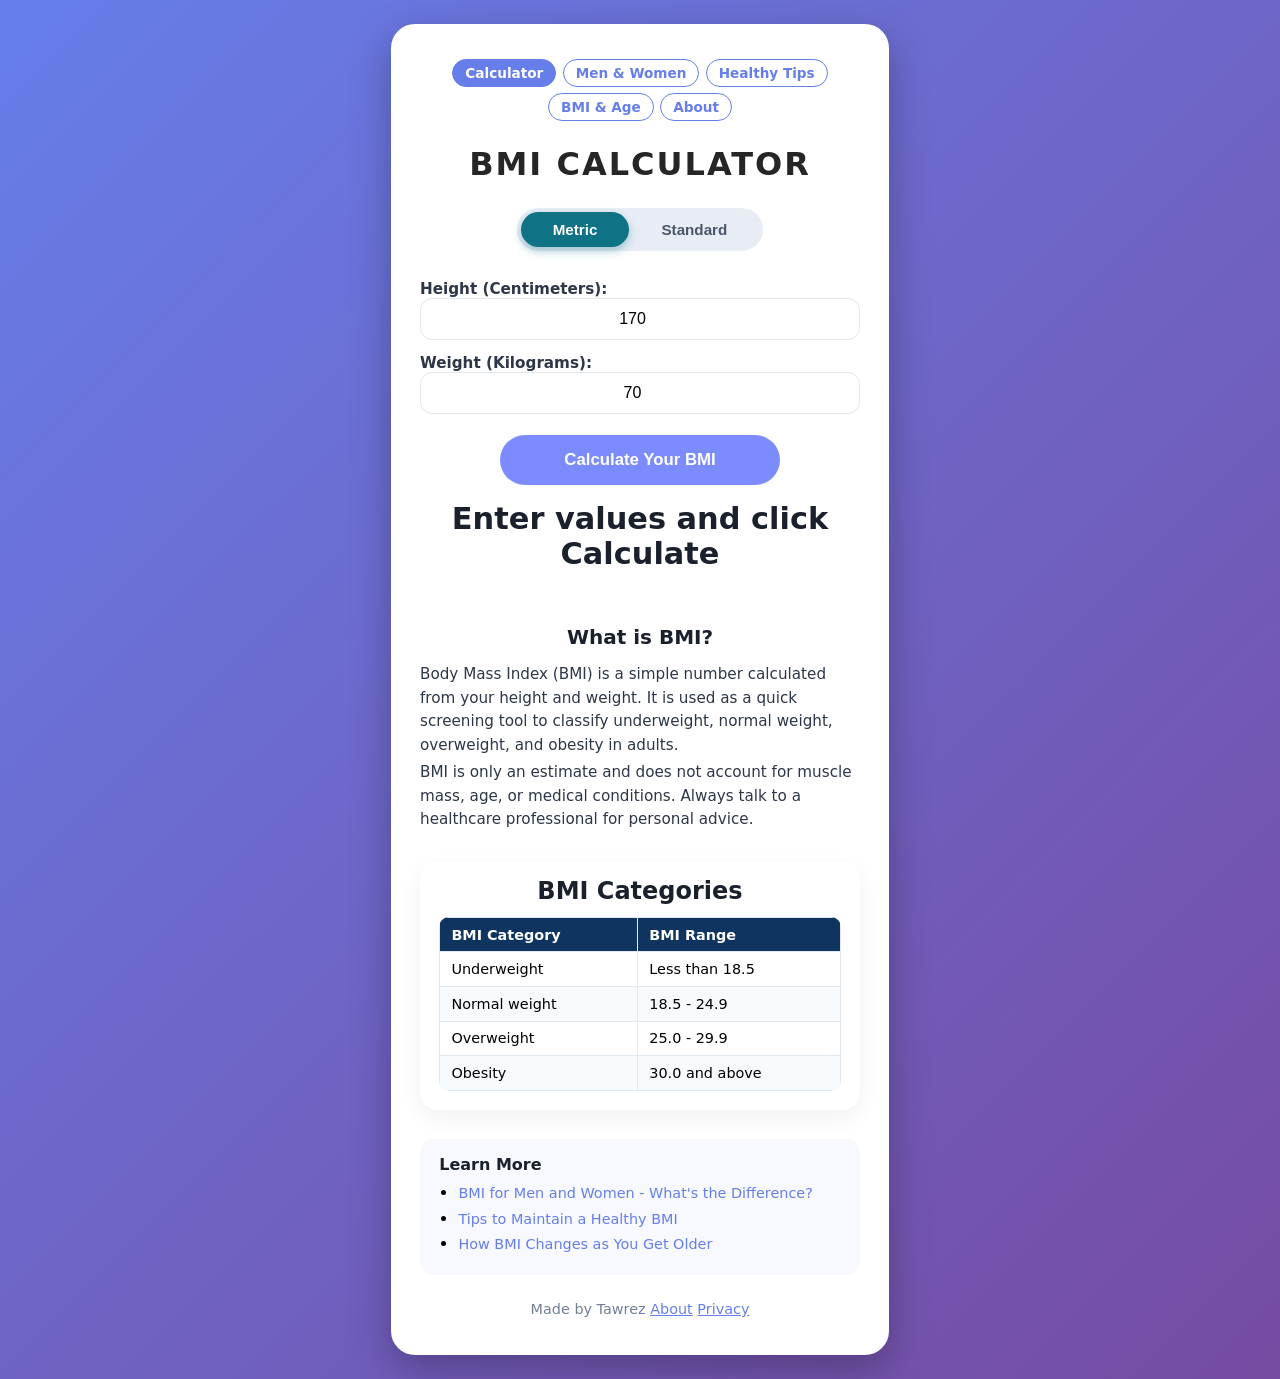
<file: index.html>
<!DOCTYPE html>
<html lang="en">
<head>
  <meta charset="UTF-8" />
  <meta name="viewport" content="width=device-width, initial-scale=1.0" />
  <title>BMI Calculator - Free Online Tool</title>
  <link rel="stylesheet" href="style.css" />
</head>
<body>
  <div class="container">

    <!-- Navigation -->
    <nav class="site-nav">
      <a href="index.html" class="nav-active">Calculator</a>
      <a href="bmi-men-women.html">Men &amp; Women</a>
      <a href="healthy-bmi-tips.html">Healthy Tips</a>
      <a href="bmi-age-guide.html">BMI &amp; Age</a>
      <a href="about.html">About</a>
    </nav>

    <h1>BMI CALCULATOR</h1>

    <!-- Unit toggle tabs -->
    <div class="unit-tabs">
      <button class="unit-tab active" id="tab-metric" type="button" onclick="setUnit('metric')">
        Metric
      </button>
      <button class="unit-tab" id="tab-standard" type="button" onclick="setUnit('standard')">
        Standard
      </button>
    </div>

    <!-- Metric inputs (cm, kg) -->
    <div class="input-group" id="metric-inputs">
      <label>
        Height (Centimeters):
        <input type="number" id="heightCm" value="170" min="50" max="250" />
      </label>
      <label>
        Weight (Kilograms):
        <input type="number" id="weightKg" value="70" min="20" max="300" step="0.1" />
      </label>
    </div>

    <!-- Standard inputs (ft/in, lb) -->
    <div class="input-group" id="standard-inputs" style="display: none;">
      <label>
        Height
        <div class="row">
          <input type="number" id="heightFt" value="5" min="1" max="8" placeholder="Feet" />
          <input type="number" id="heightIn" value="7" min="0" max="11" placeholder="Inches" />
        </div>
      </label>
      <label>
        Weight (Pounds):
        <input type="number" id="weightLb" value="150" min="50" max="700" step="0.1" />
      </label>
    </div>

    <button class="primary-btn" onclick="calculateBMI()">
      Calculate Your BMI
    </button>

    <div id="result" class="result">Enter values and click Calculate</div>
    <div id="category"></div>

    <div class="info">
      <h2>What is BMI?</h2>
      <p>
        Body Mass Index (BMI) is a simple number calculated from your height
        and weight. It is used as a quick screening tool to classify
        underweight, normal weight, overweight, and obesity in adults.
      </p>
      <p>
        BMI is only an estimate and does not account for muscle mass, age, or
        medical conditions. Always talk to a healthcare professional for
        personal advice.
      </p>
    </div>

    <div class="bmi-table" id="bmi-table">
      <h2>BMI Categories</h2>
      <table>
        <thead>
          <tr>
            <th>BMI Category</th>
            <th>BMI Range</th>
          </tr>
        </thead>
        <tbody>
          <tr id="row-underweight">
            <td>Underweight</td>
            <td>Less than 18.5</td>
          </tr>
          <tr id="row-normal">
            <td>Normal weight</td>
            <td>18.5 - 24.9</td>
          </tr>
          <tr id="row-overweight">
            <td>Overweight</td>
            <td>25.0 - 29.9</td>
          </tr>
          <tr id="row-obese">
            <td>Obesity</td>
            <td>30.0 and above</td>
          </tr>
        </tbody>
      </table>
    </div>

    <div class="related-links">
      <h3>Learn More</h3>
      <ul>
        <li><a href="bmi-men-women.html">BMI for Men and Women - What's the Difference?</a></li>
        <li><a href="healthy-bmi-tips.html">Tips to Maintain a Healthy BMI</a></li>
        <li><a href="bmi-age-guide.html">How BMI Changes as You Get Older</a></li>
      </ul>
    </div>

    <footer>
      <p>
        Made by Tawrez
        <a href="about.html">About</a>
        <a href="privacy.html">Privacy</a>
      </p>
    </footer>
  </div>

  <script src="script.js"></script>
</body>
</html>
</file>
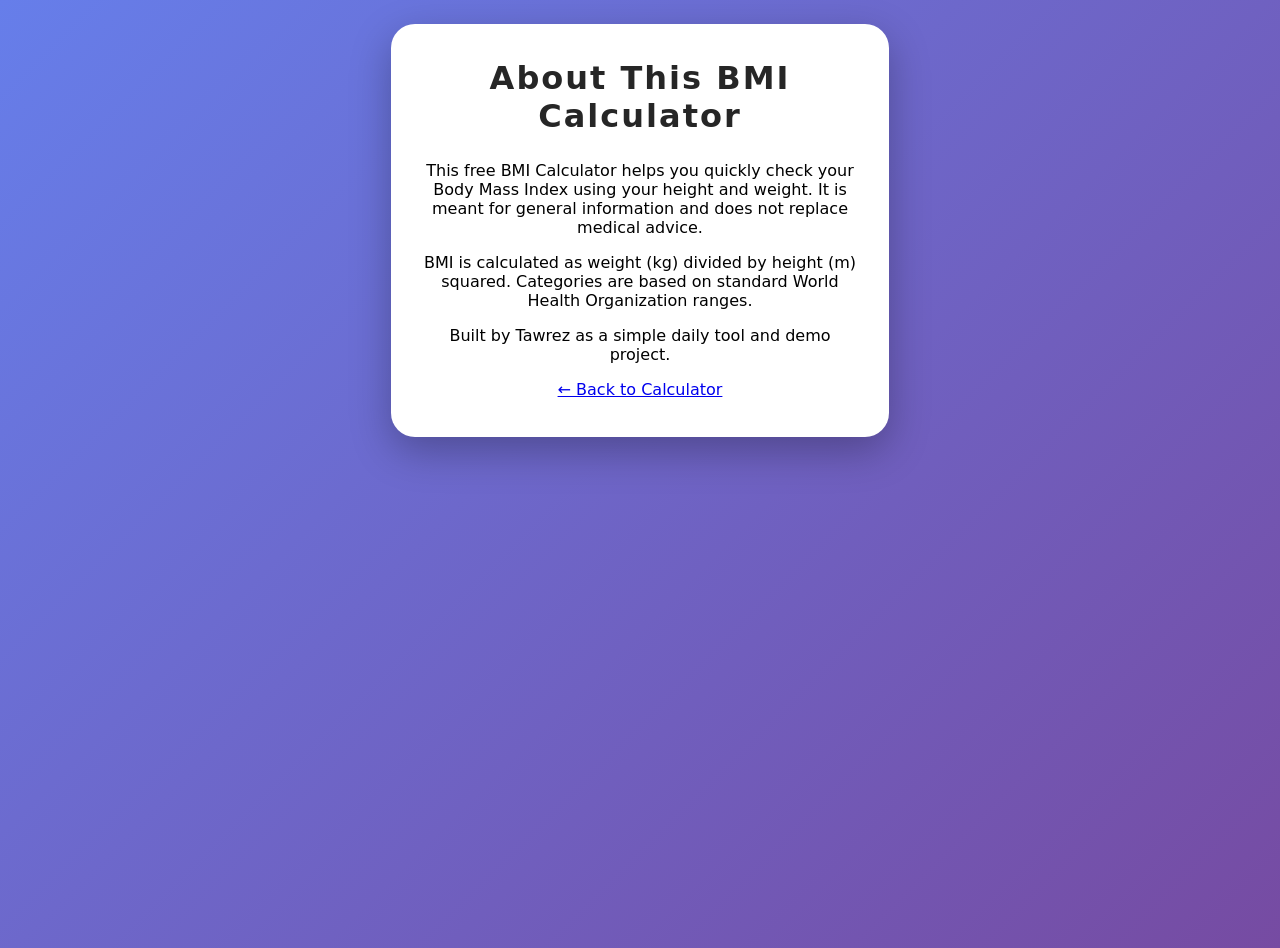
<file: about.html>
<!DOCTYPE html>
<html lang="en">
<head>
  <meta charset="UTF-8">
  <title>About - Free BMI Calculator</title>
  <meta name="viewport" content="width=device-width, initial-scale=1.0">
  <link rel="stylesheet" href="style.css">
</head>
<body>
  <div class="container">
    <h1>About This BMI Calculator</h1>
    <p>
      This free BMI Calculator helps you quickly check your Body Mass Index using your height and weight.
      It is meant for general information and does not replace medical advice.
    </p>
    <p>
      BMI is calculated as weight (kg) divided by height (m) squared. Categories are based on standard
      World Health Organization ranges.
    </p>
    <p>
      Built by Tawrez as a simple daily tool and demo project.
    </p>
    <a href="index.html">← Back to Calculator</a>
  </div>
</body>
</html>
</file>
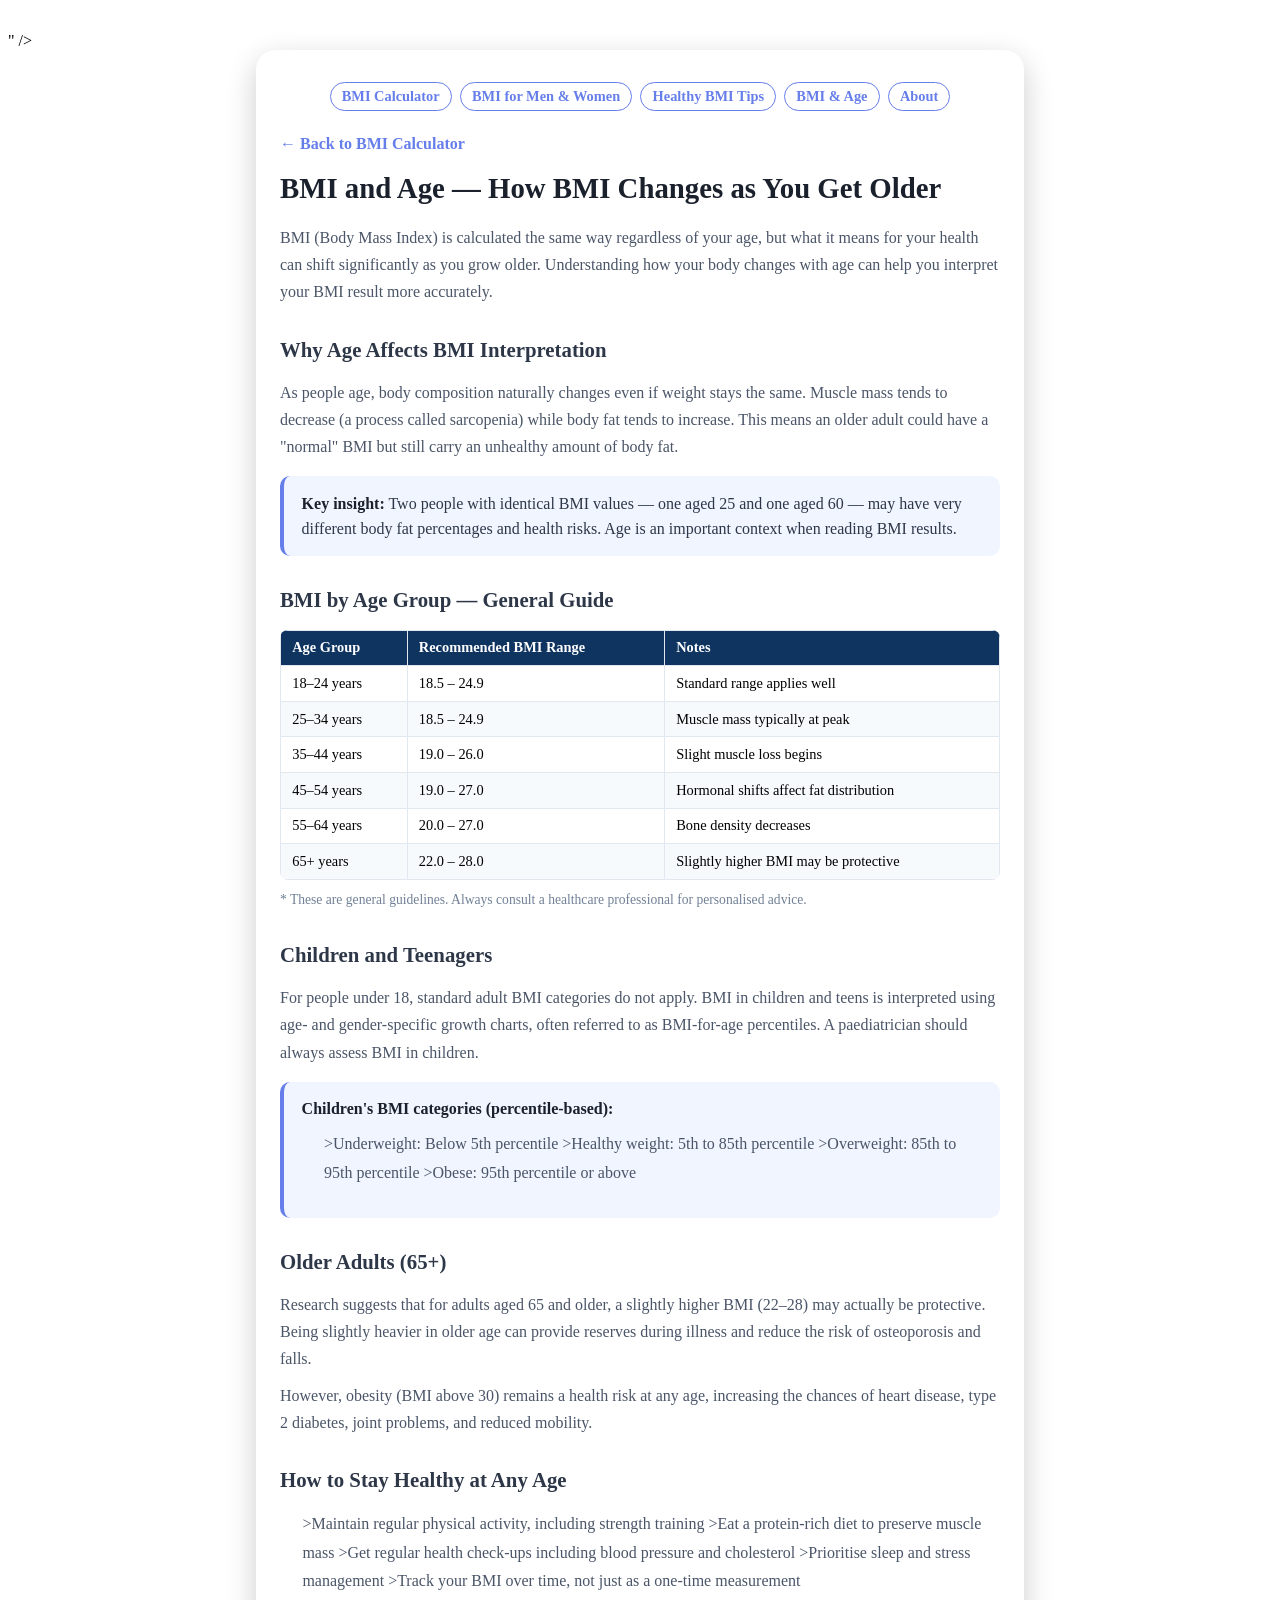
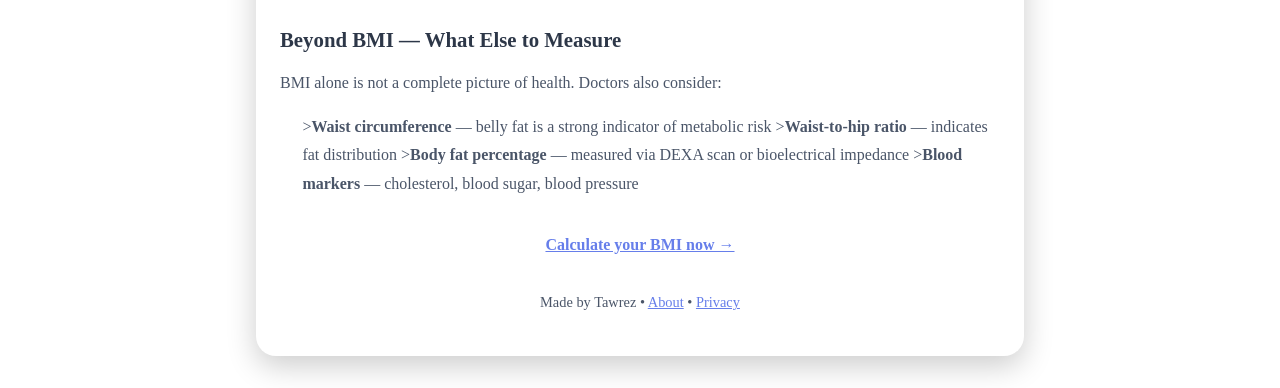
<file: bmi-age-guide.html>
<!DOCTYPE html>
<html lang="en">
<head>
  <meta charset="UTF-8" />
  <meta name="viewport" content="width=device-width, initial-scale=1.0" />
  <title>BMI and Age — How BMI Changes as You Get Older</title>
  " />
  <style>
    body {
      padding: 1.5rem 0;
    }

    .article {
      max-width: 720px;
      margin: 0 auto;
      padding: 2rem 1.5rem;
      background: #fff;
      border-radius: 20px;
      box-shadow: 0 10px 30px rgba(0, 0, 0, 0.2);
      width: 90%;
    }

    .article h1 {
      font-size: 1.8rem;
      color: #1a202c;
      margin-top: 0;
    }

    .article h2 {
      font-size: 1.3rem;
      color: #2d3748;
      margin-top: 2rem;
    }

    .article p {
      color: #4a5568;
      line-height: 1.7;
      margin: 0.6rem 0;
    }

    .article ul {
      color: #4a5568;
      line-height: 1.8;
      padding-left: 1.4rem;
    }

    .info-card {
      background: #f1f5ff;
      border-left: 4px solid #667eea;
      border-radius: 10px;
      padding: 0.9rem 1.1rem;
      margin: 1rem 0;
      color: #2d3748;
      line-height: 1.6;
    }

    .info-card strong {
      color: #1a202c;
    }

    .back-link {
      display: inline-block;
      margin-bottom: 1.2rem;
      color: #667eea;
      text-decoration: none;
      font-weight: 600;
    }

    .back-link:hover {
      text-decoration: underline;
    }

    table {
      width: 100%;
      border-collapse: collapse;
      margin-top: 1rem;
      font-size: 0.9rem;
      border-radius: 8px;
      overflow: hidden;
    }

    th, td {
      border: 1px solid #e2e8f0;
      padding: 0.55rem 0.7rem;
      text-align: left;
    }

    th {
      background: #0f3460;
      color: #fff;
    }

    tr:nth-child(even) td {
      background: #f7fafc;
    }

    nav {
      text-align: center;
      margin-bottom: 1.5rem;
      display: flex;
      flex-wrap: wrap;
      justify-content: center;
      gap: 0.5rem;
    }

    nav a {
      color: #667eea;
      text-decoration: none;
      font-weight: 600;
      font-size: 0.9rem;
      padding: 0.3rem 0.7rem;
      border-radius: 20px;
      border: 1px solid #667eea;
    }

    nav a:hover {
      background: #667eea;
      color: white;
    }

    footer {
      text-align: center;
      margin-top: 2rem;
      font-size: 0.9rem;
      color: #718096;
    }

    footer a {
      color: #667eea;
      text-decoration: underline;
    }

    @media (max-width: 600px) {
      .article {
        padding: 1.5rem 1rem;
      }

      .article h1 {
        font-size: 1.5rem;
      }
    }
  </style>
</head>
<body>
  <div class="article">

    <nav>
      <a href="index.html">BMI Calculator</a>
      <a href="bmi-men-women.html">BMI for Men &amp; Women</a>
      <a href="healthy-bmi-tips.html">Healthy BMI Tips</a>
      <a href="bmi-age-guide.html">BMI &amp; Age</a>
      <a href="about.html">About</a>
    </nav>

    <a class="back-link" href="index.html">← Back to BMI Calculator</a>

    <h1>BMI and Age — How BMI Changes as You Get Older</h1>

    <p>
      BMI (Body Mass Index) is calculated the same way regardless of your age,
      but what it means for your health can shift significantly as you grow
      older. Understanding how your body changes with age can help you
      interpret your BMI result more accurately.
    </p>

    <h2>Why Age Affects BMI Interpretation</h2>
    <p>
      As people age, body composition naturally changes even if weight stays
      the same. Muscle mass tends to decrease (a process called sarcopenia)
      while body fat tends to increase. This means an older adult could have
      a "normal" BMI but still carry an unhealthy amount of body fat.
    </p>

    <div class="info-card">
      <strong>Key insight:</strong> Two people with identical BMI values — one
      aged 25 and one aged 60 — may have very different body fat percentages
      and health risks. Age is an important context when reading BMI results.
    </div>

    <h2>BMI by Age Group — General Guide</h2>

    <table>
      <thead>
        <tr>
          <th>Age Group</th>
          <th>Recommended BMI Range</th>
          <th>Notes</th>
        </tr>
      </thead>
      <tbody>
        <tr>
          <td>18–24 years</td>
          <td>18.5 – 24.9</td>
          <td>Standard range applies well</td>
        </tr>
        <tr>
          <td>25–34 years</td>
          <td>18.5 – 24.9</td>
          <td>Muscle mass typically at peak</td>
        </tr>
        <tr>
          <td>35–44 years</td>
          <td>19.0 – 26.0</td>
          <td>Slight muscle loss begins</td>
        </tr>
        <tr>
          <td>45–54 years</td>
          <td>19.0 – 27.0</td>
          <td>Hormonal shifts affect fat distribution</td>
        </tr>
        <tr>
          <td>55–64 years</td>
          <td>20.0 – 27.0</td>
          <td>Bone density decreases</td>
        </tr>
        <tr>
          <td>65+ years</td>
          <td>22.0 – 28.0</td>
          <td>Slightly higher BMI may be protective</td>
        </tr>
      </tbody>
    </table>

    <p style="font-size: 0.85rem; color: #718096; margin-top: 0.5rem;">
      * These are general guidelines. Always consult a healthcare professional
      for personalised advice.
    </p>

    <h2>Children and Teenagers</h2>
    <p>
      For people under 18, standard adult BMI categories do not apply. BMI
      in children and teens is interpreted using age- and gender-specific
      growth charts, often referred to as BMI-for-age percentiles. A
      paediatrician should always assess BMI in children.
    </p>

    <div class="info-card">
      <strong>Children's BMI categories (percentile-based):</strong>
      <ul style="margin-top: 0.5rem;">
        >Underweight: Below 5th percentile</li>
        >Healthy weight: 5th to 85th percentile</li>
        >Overweight: 85th to 95th percentile</li>
        >Obese: 95th percentile or above</li>
      </ul>
    </div>

    <h2>Older Adults (65+)</h2>
    <p>
      Research suggests that for adults aged 65 and older, a slightly higher
      BMI (22–28) may actually be protective. Being slightly heavier in older
      age can provide reserves during illness and reduce the risk of
      osteoporosis and falls.
    </p>
    <p>
      However, obesity (BMI above 30) remains a health risk at any age,
      increasing the chances of heart disease, type 2 diabetes, joint
      problems, and reduced mobility.
    </p>

    <h2>How to Stay Healthy at Any Age</h2>
    <ul>
      >Maintain regular physical activity, including strength training</li>
      >Eat a protein-rich diet to preserve muscle mass</li>
      >Get regular health check-ups including blood pressure and cholesterol</li>
      >Prioritise sleep and stress management</li>
      >Track your BMI over time, not just as a one-time measurement</li>
    </ul>

    <h2>Beyond BMI — What Else to Measure</h2>
    <p>
      BMI alone is not a complete picture of health. Doctors also consider:
    </p>
    <ul>
      ><strong>Waist circumference</strong> — belly fat is a strong indicator of metabolic risk</li>
      ><strong>Waist-to-hip ratio</strong> — indicates fat distribution</li>
      ><strong>Body fat percentage</strong> — measured via DEXA scan or bioelectrical impedance</li>
      ><strong>Blood markers</strong> — cholesterol, blood sugar, blood pressure</li>
    </ul>

    <p style="margin-top: 2rem; text-align: center;">
      <a href="index.html" style="color: #667eea; font-weight: 600; font-size: 1rem;">
        Calculate your BMI now →
      </a>
    </p>

    <footer>
      <p>Made by Tawrez • <a href="about.html">About</a> • <a href="privacy.html">Privacy</a></p>
    </footer>

  </div>
</body>
</html>
</file>
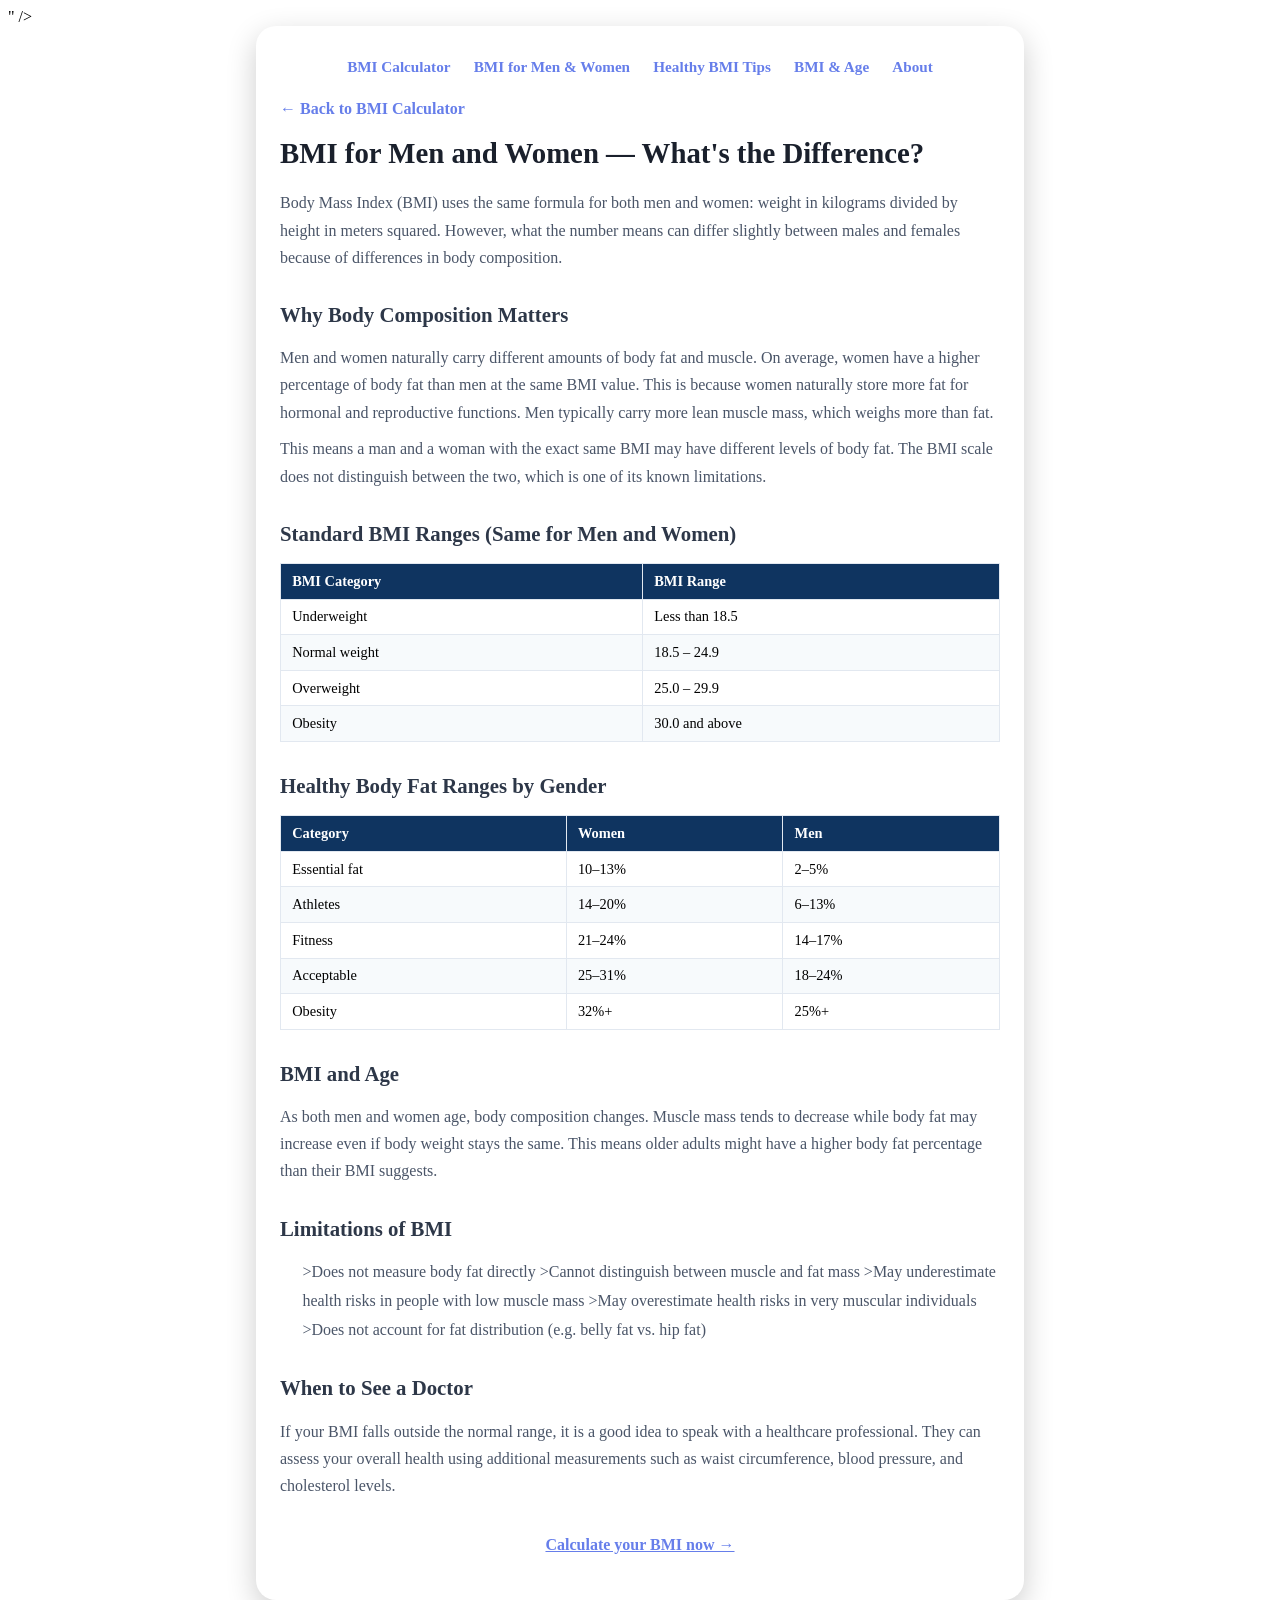
<file: bmi-men-women.html>
<!DOCTYPE html>
<html lang="en">
<head>
  <meta charset="UTF-8" />
  <meta name="viewport" content="width=device-width, initial-scale=1.0" />
  <title>BMI for Men and Women - What's the Difference?</title>
  " />
  <style>
    .article {
      max-width: 720px;
      margin: 0 auto;
      padding: 2rem 1.5rem;
      background: #fff;
      border-radius: 20px;
      box-shadow: 0 10px 30px rgba(0,0,0,0.2);
    }
    .article h1 { font-size: 1.8rem; color: #1a202c; margin-top: 0; }
    .article h2 { font-size: 1.3rem; color: #2d3748; margin-top: 2rem; }
    .article p  { color: #4a5568; line-height: 1.7; margin: 0.6rem 0; }
    .article ul { color: #4a5568; line-height: 1.8; padding-left: 1.4rem; }
    .back-link  { display: inline-block; margin-bottom: 1.2rem; color: #667eea; text-decoration: none; font-weight: 600; }
    .back-link:hover { text-decoration: underline; }
    table { width: 100%; border-collapse: collapse; margin-top: 1rem; font-size: 0.9rem; }
    th, td { border: 1px solid #e2e8f0; padding: 0.55rem 0.7rem; text-align: left; }
    th { background: #0f3460; color: #fff; }
    tr:nth-child(even) td { background: #f7fafc; }
    nav { text-align: center; margin-bottom: 1.5rem; }
    nav a { margin: 0 0.6rem; color: #667eea; text-decoration: none; font-weight: 600; font-size: 0.95rem; }
    nav a:hover { text-decoration: underline; }
  </style>
</head>
<body>
  <div class="article">
    <nav>
      <a href="index.html">BMI Calculator</a>
      <a href="bmi-men-women.html">BMI for Men &amp; Women</a>
      <a href="healthy-bmi-tips.html">Healthy BMI Tips</a>
      <a href="bmi-age-guide.html">BMI &amp; Age</a>
      <a href="about.html">About</a>
    </nav>

    <a class="back-link" href="index.html">← Back to BMI Calculator</a>
    <h1>BMI for Men and Women — What's the Difference?</h1>
    <p>
      Body Mass Index (BMI) uses the same formula for both men and women:
      weight in kilograms divided by height in meters squared. However, what
      the number means can differ slightly between males and females because
      of differences in body composition.
    </p>

    <h2>Why Body Composition Matters</h2>
    <p>
      Men and women naturally carry different amounts of body fat and muscle.
      On average, women have a higher percentage of body fat than men at the
      same BMI value. This is because women naturally store more fat for
      hormonal and reproductive functions. Men typically carry more lean
      muscle mass, which weighs more than fat.
    </p>
    <p>
      This means a man and a woman with the exact same BMI may have different
      levels of body fat. The BMI scale does not distinguish between the two,
      which is one of its known limitations.
    </p>

    <h2>Standard BMI Ranges (Same for Men and Women)</h2>
    <table>
      <thead>
        <tr><th>BMI Category</th><th>BMI Range</th></tr>
      </thead>
      <tbody>
        <tr><td>Underweight</td><td>Less than 18.5</td></tr>
        <tr><td>Normal weight</td><td>18.5 – 24.9</td></tr>
        <tr><td>Overweight</td><td>25.0 – 29.9</td></tr>
        <tr><td>Obesity</td><td>30.0 and above</td></tr>
      </tbody>
    </table>

    <h2>Healthy Body Fat Ranges by Gender</h2>
    <table>
      <thead>
        <tr><th>Category</th><th>Women</th><th>Men</th></tr>
      </thead>
      <tbody>
        <tr><td>Essential fat</td><td>10–13%</td><td>2–5%</td></tr>
        <tr><td>Athletes</td><td>14–20%</td><td>6–13%</td></tr>
        <tr><td>Fitness</td><td>21–24%</td><td>14–17%</td></tr>
        <tr><td>Acceptable</td><td>25–31%</td><td>18–24%</td></tr>
        <tr><td>Obesity</td><td>32%+</td><td>25%+</td></tr>
      </tbody>
    </table>

    <h2>BMI and Age</h2>
    <p>
      As both men and women age, body composition changes. Muscle mass tends
      to decrease while body fat may increase even if body weight stays the
      same. This means older adults might have a higher body fat percentage
      than their BMI suggests.
    </p>

    <h2>Limitations of BMI</h2>
    <ul>
      >Does not measure body fat directly</li>
      >Cannot distinguish between muscle and fat mass</li>
      >May underestimate health risks in people with low muscle mass</li>
      >May overestimate health risks in very muscular individuals</li>
      >Does not account for fat distribution (e.g. belly fat vs. hip fat)</li>
    </ul>

    <h2>When to See a Doctor</h2>
    <p>
      If your BMI falls outside the normal range, it is a good idea to speak
      with a healthcare professional. They can assess your overall health
      using additional measurements such as waist circumference, blood
      pressure, and cholesterol levels.
    </p>

    <p style="margin-top:2rem; text-align:center;">
      <a href="index.html" style="color:#667eea; font-weight:600;">
        Calculate your BMI now →
      </a>
    </p>
  </div>
</body>
</html>
</file>
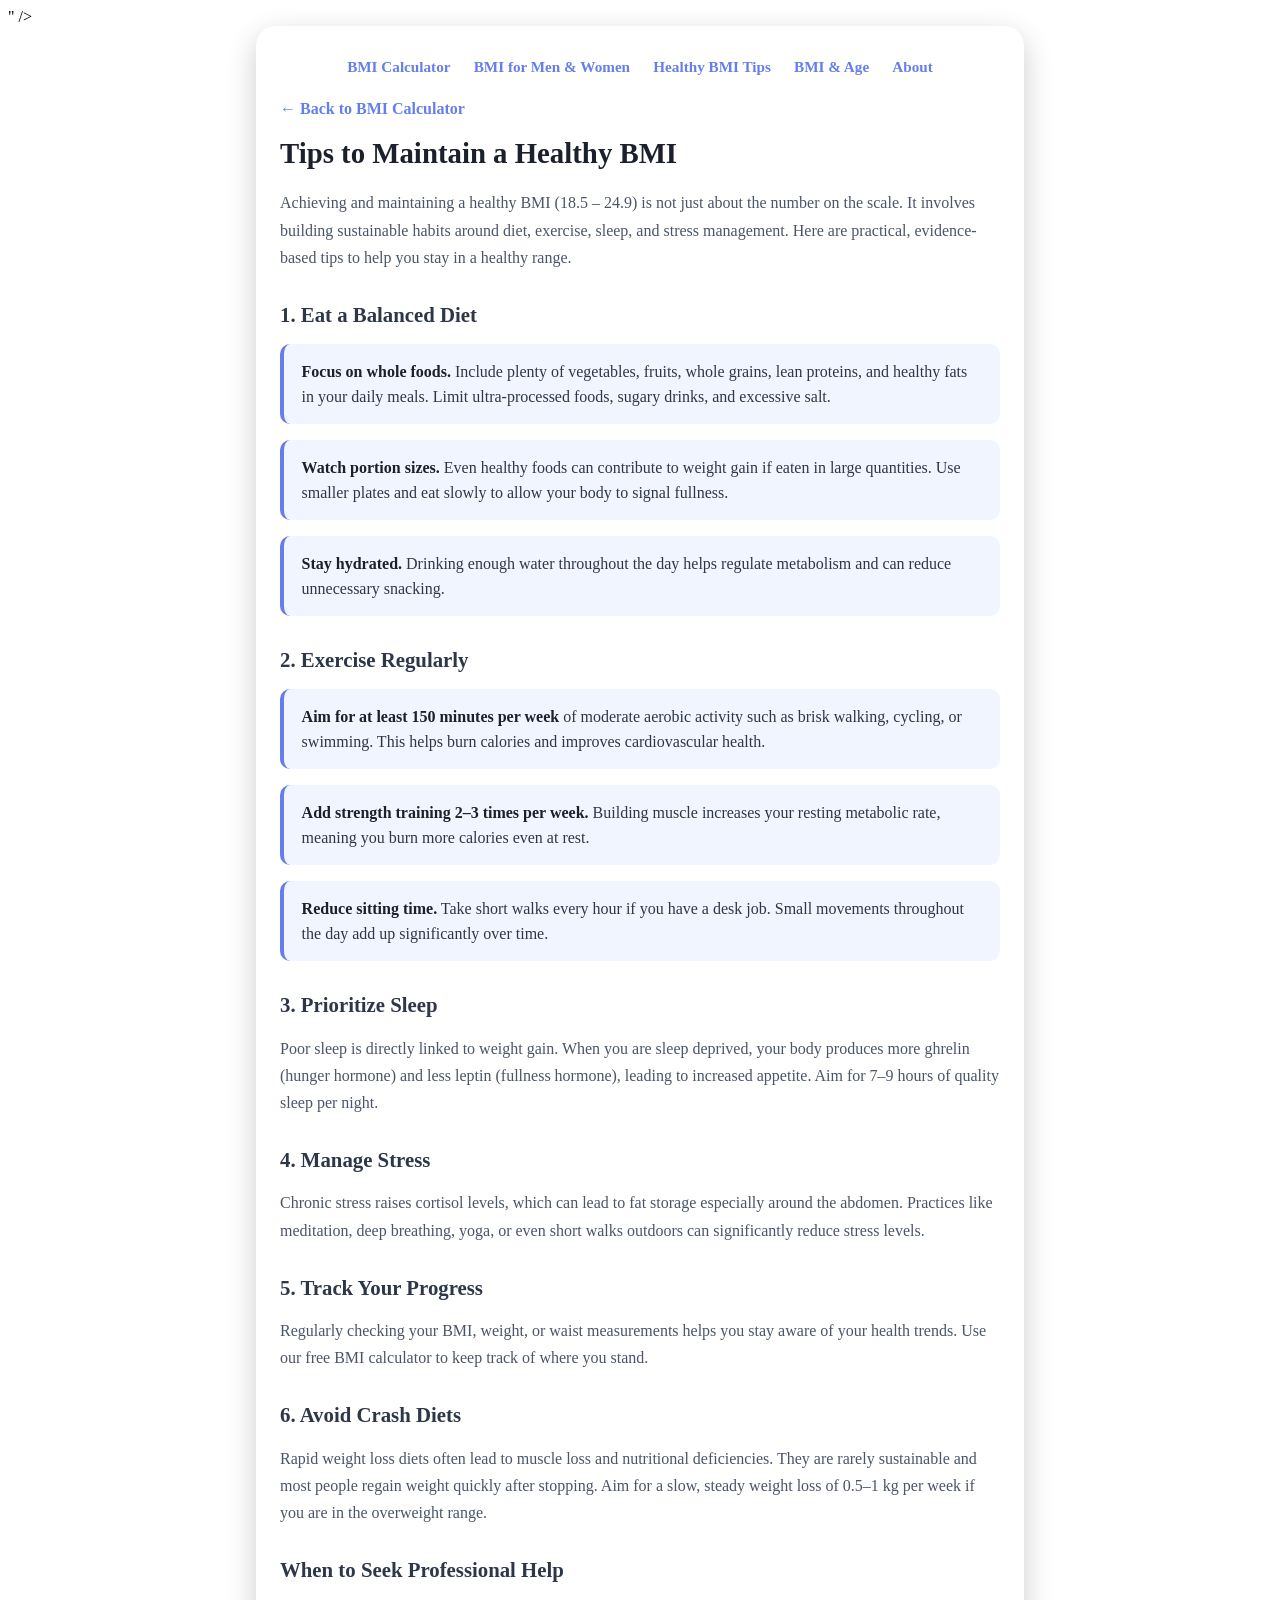
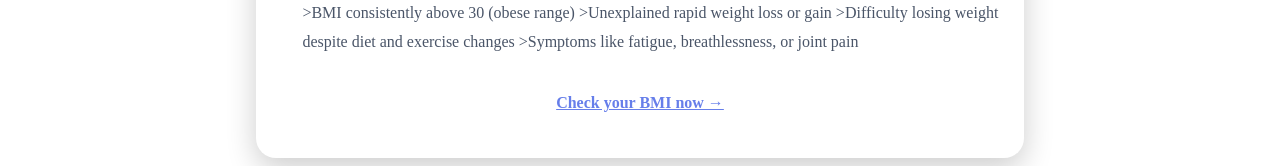
<file: healthy-bmi-tips.html>
<!DOCTYPE html>
<html lang="en">
<head>
  <meta charset="UTF-8" />
  <meta name="viewport" content="width=device-width, initial-scale=1.0" />
  <title>Tips to Maintain a Healthy BMI</title>
  " />
  <style>
    .article {
      max-width: 720px;
      margin: 0 auto;
      padding: 2rem 1.5rem;
      background: #fff;
      border-radius: 20px;
      box-shadow: 0 10px 30px rgba(0,0,0,0.2);
    }
    .article h1 { font-size: 1.8rem; color: #1a202c; margin-top: 0; }
    .article h2 { font-size: 1.3rem; color: #2d3748; margin-top: 2rem; }
    .article p  { color: #4a5568; line-height: 1.7; margin: 0.6rem 0; }
    .article ul { color: #4a5568; line-height: 1.8; padding-left: 1.4rem; }
    .tip-card {
      background: #f1f5ff;
      border-left: 4px solid #667eea;
      border-radius: 10px;
      padding: 0.9rem 1.1rem;
      margin: 1rem 0;
      color: #2d3748;
      line-height: 1.6;
    }
    .tip-card strong { color: #1a202c; }
    .back-link { display: inline-block; margin-bottom: 1.2rem; color: #667eea; text-decoration: none; font-weight: 600; }
    .back-link:hover { text-decoration: underline; }
    nav { text-align: center; margin-bottom: 1.5rem; }
    nav a { margin: 0 0.6rem; color: #667eea; text-decoration: none; font-weight: 600; font-size: 0.95rem; }
    nav a:hover { text-decoration: underline; }
  </style>
</head>
<body>
  <div class="article">
    <nav>
      <a href="index.html">BMI Calculator</a>
      <a href="bmi-men-women.html">BMI for Men &amp; Women</a>
      <a href="healthy-bmi-tips.html">Healthy BMI Tips</a>
      <a href="bmi-age-guide.html">BMI &amp; Age</a>
      <a href="about.html">About</a>
    </nav>

    <a class="back-link" href="index.html">← Back to BMI Calculator</a>
    <h1>Tips to Maintain a Healthy BMI</h1>
    <p>
      Achieving and maintaining a healthy BMI (18.5 – 24.9) is not just about
      the number on the scale. It involves building sustainable habits around
      diet, exercise, sleep, and stress management. Here are practical,
      evidence-based tips to help you stay in a healthy range.
    </p>

    <h2>1. Eat a Balanced Diet</h2>
    <div class="tip-card">
      <strong>Focus on whole foods.</strong> Include plenty of vegetables,
      fruits, whole grains, lean proteins, and healthy fats in your daily
      meals. Limit ultra-processed foods, sugary drinks, and excessive salt.
    </div>
    <div class="tip-card">
      <strong>Watch portion sizes.</strong> Even healthy foods can contribute
      to weight gain if eaten in large quantities. Use smaller plates and eat
      slowly to allow your body to signal fullness.
    </div>
    <div class="tip-card">
      <strong>Stay hydrated.</strong> Drinking enough water throughout the day
      helps regulate metabolism and can reduce unnecessary snacking.
    </div>

    <h2>2. Exercise Regularly</h2>
    <div class="tip-card">
      <strong>Aim for at least 150 minutes per week</strong> of moderate
      aerobic activity such as brisk walking, cycling, or swimming. This
      helps burn calories and improves cardiovascular health.
    </div>
    <div class="tip-card">
      <strong>Add strength training 2–3 times per week.</strong> Building
      muscle increases your resting metabolic rate, meaning you burn more
      calories even at rest.
    </div>
    <div class="tip-card">
      <strong>Reduce sitting time.</strong> Take short walks every hour if you
      have a desk job. Small movements throughout the day add up significantly
      over time.
    </div>

    <h2>3. Prioritize Sleep</h2>
    <p>
      Poor sleep is directly linked to weight gain. When you are sleep
      deprived, your body produces more ghrelin (hunger hormone) and less
      leptin (fullness hormone), leading to increased appetite. Aim for
      7–9 hours of quality sleep per night.
    </p>

    <h2>4. Manage Stress</h2>
    <p>
      Chronic stress raises cortisol levels, which can lead to fat storage
      especially around the abdomen. Practices like meditation, deep
      breathing, yoga, or even short walks outdoors can significantly reduce
      stress levels.
    </p>

    <h2>5. Track Your Progress</h2>
    <p>
      Regularly checking your BMI, weight, or waist measurements helps you
      stay aware of your health trends. Use our free BMI calculator to keep
      track of where you stand.
    </p>

    <h2>6. Avoid Crash Diets</h2>
    <p>
      Rapid weight loss diets often lead to muscle loss and nutritional
      deficiencies. They are rarely sustainable and most people regain weight
      quickly after stopping. Aim for a slow, steady weight loss of 0.5–1 kg
      per week if you are in the overweight range.
    </p>

    <h2>When to Seek Professional Help</h2>
    <ul>
      >BMI consistently above 30 (obese range)</li>
      >Unexplained rapid weight loss or gain</li>
      >Difficulty losing weight despite diet and exercise changes</li>
      >Symptoms like fatigue, breathlessness, or joint pain</li>
    </ul>

    <p style="margin-top:2rem; text-align:center;">
      <a href="index.html" style="color:#667eea; font-weight:600;">
        Check your BMI now →
      </a>
    </p>
  </div>
</body>
</html>
</file>
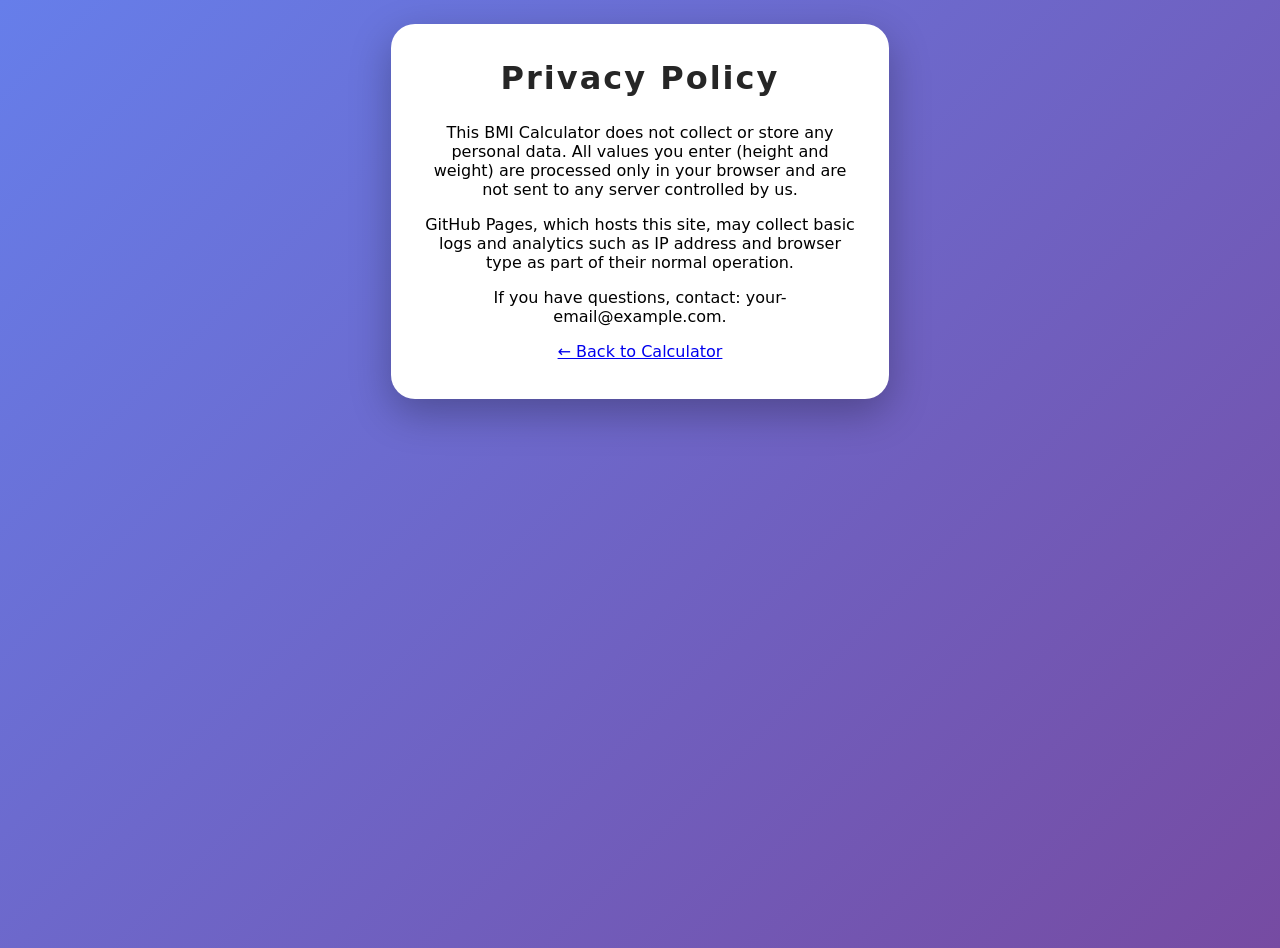
<file: privacy.html>
<!DOCTYPE html>
<html lang="en">
<head>
  <meta charset="UTF-8">
  <title>Privacy Policy - Free BMI Calculator</title>
  <meta name="viewport" content="width=device-width, initial-scale=1.0">
  <link rel="stylesheet" href="style.css">
</head>
<body>
  <div class="container">
    <h1>Privacy Policy</h1>
    <p>
      This BMI Calculator does not collect or store any personal data. All values you enter
      (height and weight) are processed only in your browser and are not sent to any server controlled by us.
    </p>
    <p>
      GitHub Pages, which hosts this site, may collect basic logs and analytics such as IP address and
      browser type as part of their normal operation.
    </p>
    <p>
      If you have questions, contact: your-email@example.com.
    </p>
    <a href="index.html">← Back to Calculator</a>
  </div>
</body>
</html>
</file>
<file: style.css>
body {
  margin: 0;
  font-family: system-ui, -apple-system, BlinkMacSystemFont, Arial, sans-serif;
  background: linear-gradient(135deg, #667eea 0%, #764ba2 100%);
  display: flex;
  justify-content: center;
  align-items: flex-start;
  min-height: 100vh;
  padding: 1.5rem 0;
}

.container {
  background: #ffffff;
  padding: 2.2rem 1.8rem 2.4rem;
  border-radius: 24px;
  box-shadow: 0 14px 40px rgba(0,0,0,0.28);
  max-width: 440px;
  width: 90%;
  text-align: center;
  margin: 0 auto;
}

h1 {
  color: #262626;
  margin-top: 0;
  margin-bottom: 1.6rem;
  letter-spacing: 2px;
  font-size: 2rem;
}

.unit-tabs {
  display: flex;
  background: #e8edf5;
  border-radius: 999px;
  padding: 4px;
  width: fit-content;
  margin: 0 auto 1.8rem;
}

.unit-tab {
  border: none;
  background: transparent;
  padding: 0.55rem 2rem;
  border-radius: 999px;
  font-size: 0.95rem;
  font-weight: 600;
  cursor: pointer;
  color: #4a5568;
  transition: background 0.25s ease, color 0.25s ease;
  white-space: nowrap;
}

.unit-tab.active {
  background: #0f7285;
  color: #ffffff;
  box-shadow: 0 4px 10px rgba(15,114,133,0.35);
}

.unit-tab:not(.active):hover {
  background: #d0d8ea;
}

.input-group {
  margin-bottom: 1.3rem;
  text-align: left;
}

.input-group label {
  display: block;
  margin-bottom: 0.85rem;
  font-weight: 600;
  color: #2d3748;
  font-size: 0.95rem;
}

.input-group input[type="number"] {
  width: 100%;
  padding: 0.7rem 0.8rem;
  border: 1.8px solid #e2e8f0;
  border-radius: 12px;
  font-size: 1rem;
  text-align: center;
  box-sizing: border-box;
  outline: none;
  transition: border-color 0.2s ease, box-shadow 0.2s ease;
}

.input-group input[type="number"]:focus {
  border-color: #667eea;
  box-shadow: 0 0 0 3px rgba(102,126,234,0.22);
}

.row {
  display: flex;
  gap: 0.6rem;
}

.row input {
  width: 100%;
}

.primary-btn {
  background: #7c8cff;
  color: #ffffff;
  padding: 0.95rem 2.3rem;
  border: none;
  border-radius: 999px;
  font-size: 1.05rem;
  font-weight: 600;
  cursor: pointer;
  transition: background 0.25s ease, box-shadow 0.25s ease;
  width: 100%;
  max-width: 280px;
  margin: 0.6rem auto 0.4rem;
  display: block;
}

.primary-btn:hover {
  background: #6a7bff;
  box-shadow: 0 10px 22px rgba(122,140,255,0.45);
}

.primary-btn:active {
  transform: translateY(1px);
}

.result {
  font-size: 1.9rem;
  font-weight: 700;
  margin: 1rem 0 0.4rem;
  min-height: 2.2rem;
  color: #1a202c;
}

#category {
  font-size: 1.1rem;
  padding: 0.7rem 0.9rem;
  border-radius: 12px;
  margin-bottom: 0.6rem;
}

.normal { background: #d4edda; color: #155724; }
.overweight { background: #f8d7da; color: #721c24; }
.underweight { background: #fff3cd; color: #856404; }
.obese { background: #f5c6cb; color: #721c24; }

.info {
  margin-top: 1.4rem;
  text-align: left;
  font-size: 0.95rem;
  line-height: 1.55;
  color: #2d3748;
}

.info h2 {
  font-size: 1.25rem;
  margin-bottom: 0.6rem;
  text-align: center;
  color: #1a202c;
}

.info p { margin: 0.25rem 0; }

.bmi-table {
  margin-top: 1.8rem;
  text-align: left;
  background: #ffffff;
  border-radius: 18px;
  box-shadow: 0 8px 22px rgba(0,0,0,0.06);
  padding: 1rem 1.2rem 1.2rem;
}

.bmi-table h2 {
  text-align: center;
  margin: 0 0 0.75rem 0;
  color: #1a202c;
}

.bmi-table table {
  width: 100%;
  border-collapse: collapse;
  font-size: 0.9rem;
  border-radius: 10px;
  overflow: hidden;
}

.bmi-table th,
.bmi-table td {
  border: 1px solid #e2e8f0;
  padding: 0.55rem 0.7rem;
}

.bmi-table th {
  background-color: #0f3460;
  color: #ffffff;
  text-align: left;
}

.bmi-table tr:nth-child(even) td {
  background-color: #f7fafc;
}

.bmi-highlight td {
  background-color: #fff3c4 !important;
  font-weight: 600;
}

footer {
  margin-top: 1.6rem;
  font-size: 0.9rem;
  color: #718096;
  text-align: center;
}

footer p { margin: 0; }

footer a {
  color: #667eea;
  text-decoration: underline;
}

.site-nav {
  display: flex;
  flex-wrap: wrap;
  justify-content: center;
  gap: 0.4rem;
  margin-bottom: 1.5rem;
}

.site-nav a {
  color: #667eea;
  text-decoration: none;
  font-size: 0.85rem;
  font-weight: 600;
  padding: 0.3rem 0.75rem;
  border-radius: 20px;
  border: 1px solid #667eea;
  transition: background 0.2s ease, color 0.2s ease;
}

.site-nav a:hover,
.site-nav a.nav-active {
  background: #667eea;
  color: #ffffff;
}

.related-links {
  margin-top: 1.8rem;
  text-align: left;
  background: #f7f9ff;
  border-radius: 14px;
  padding: 1rem 1.2rem;
}

.related-links h3 {
  margin: 0 0 0.6rem 0;
  font-size: 1rem;
  color: #1a202c;
}

.related-links ul {
  margin: 0;
  padding-left: 1.2rem;
}

.related-links li { margin-bottom: 0.4rem; }

.related-links a {
  color: #667eea;
  text-decoration: none;
  font-size: 0.9rem;
}

.related-links a:hover { text-decoration: underline; }

@media (max-width: 600px) {
  body { padding: 1.2rem 0; }
  .container {
    width: 88%;
    max-width: 380px;
    padding: 1.8rem 1.4rem 2.1rem;
  }
  h1 { font-size: 1.8rem; }
  .primary-btn {
    font-size: 1rem;
    max-width: 260px;
  }
  .unit-tab {
    padding: 0.5rem 1.4rem;
    font-size: 0.9rem;
  }
}
</file>
